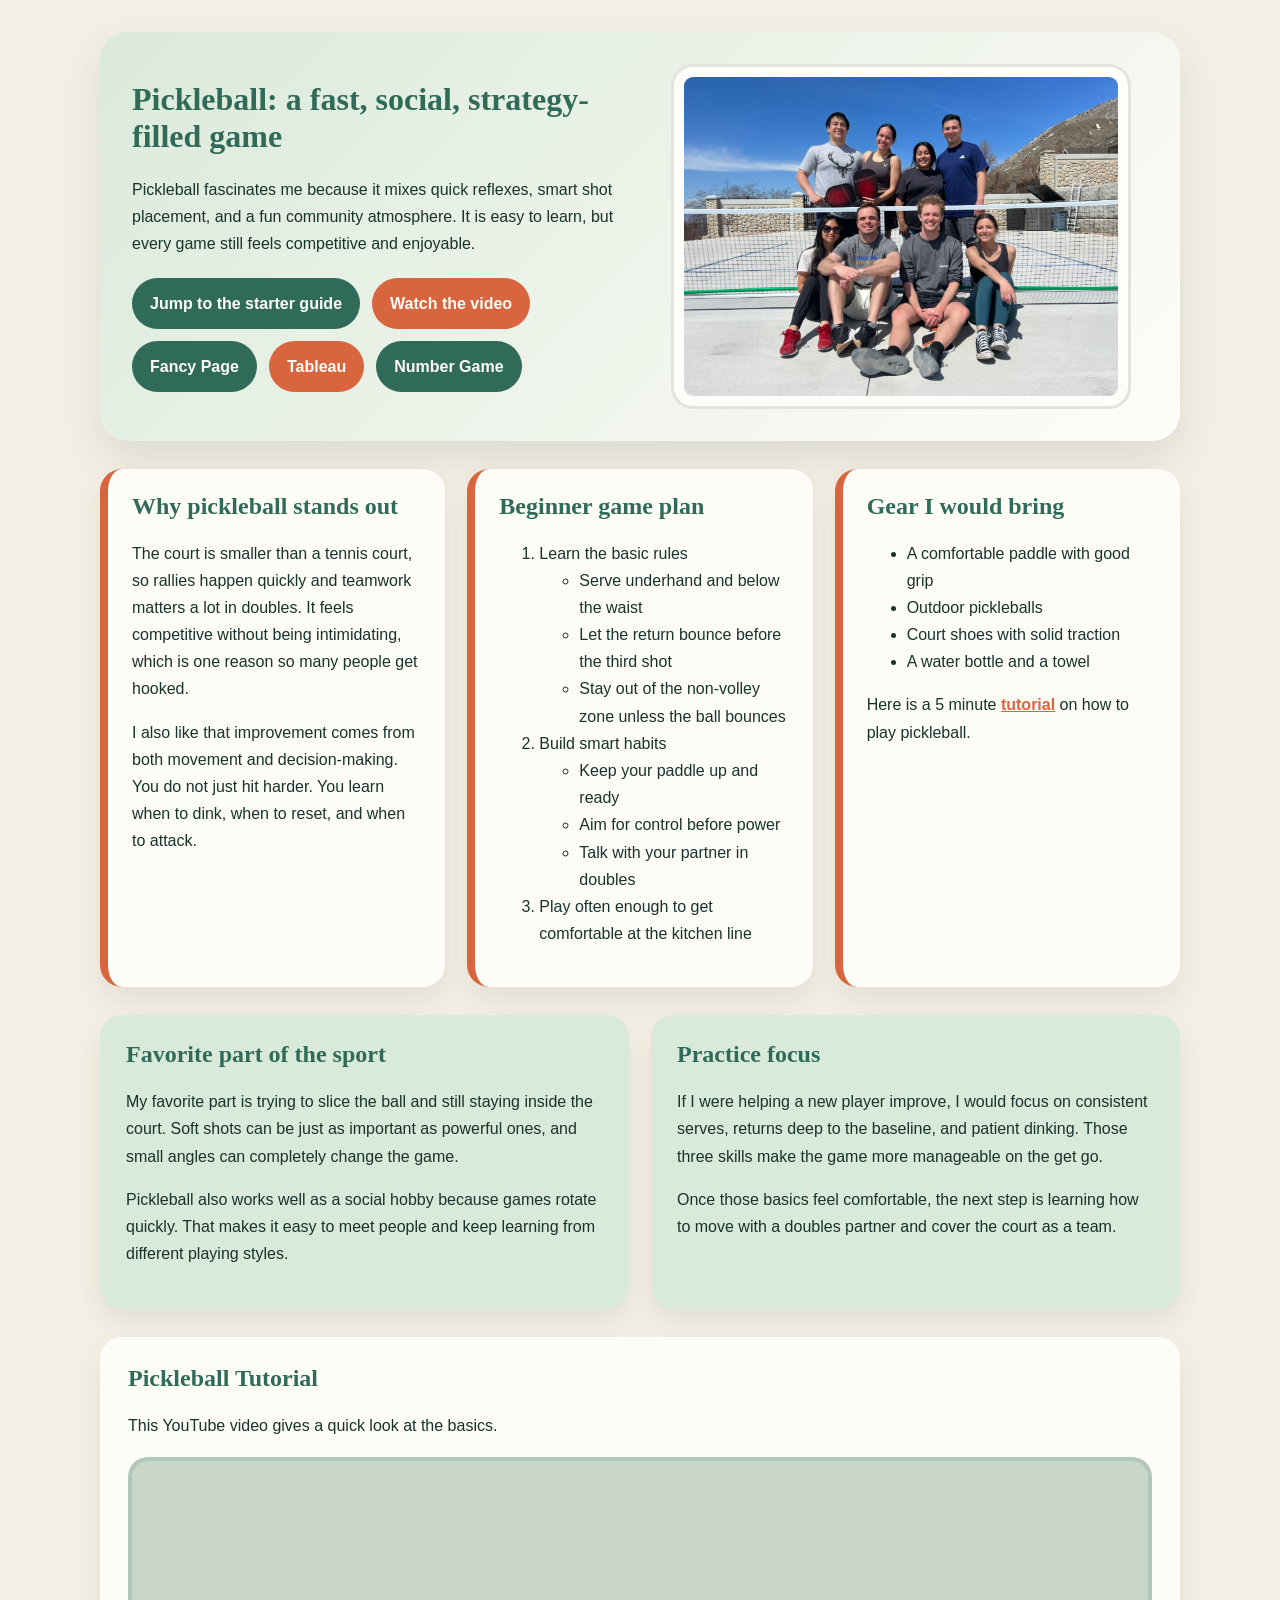
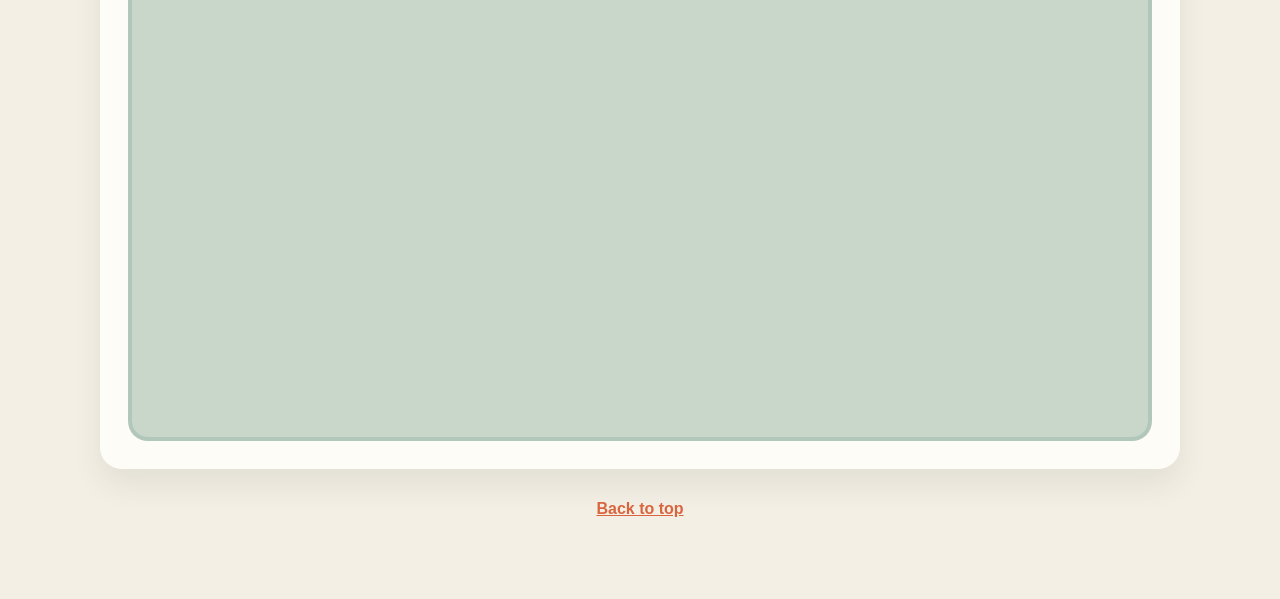
<file: scratch.html>
<!DOCTYPE html>
<html lang="en">
<head>
    <meta charset="UTF-8">
    <meta name="viewport" content="width=device-width, initial-scale=1.0">
    <title>The Pickleball Craze</title>
    <link rel="stylesheet" href="css/scratchstyles.css">
</head>
<body>
    <div class="page-shell" id="top">
        <div class="hero">
            <div class="hero-copy">
                
                <h1>Pickleball: a fast, social, strategy-filled game</h1>
                <p>
                    Pickleball fascinates me because it mixes quick reflexes, smart shot placement,
                    and a fun community atmosphere. It is easy to learn, but every game still feels
                    competitive and enjoyable.
                </p>
                <div class="hero-actions">
                    <a class="button" href="#starter-guide">Jump to the starter guide</a>
                    <a class="button button-secondary" href="#video-section">Watch the video</a>
                    <a class="button" href="index.html">Fancy Page</a>
                    <a class="button button-secondary" href="html/table.html">Tableau</a>
                    <a class="button" href="html/webapp.html">Number Game</a>
                </div>
            </div>

            <div class="hero-visual">
                <!-- Replace this custom SVG with your own pickleball photo later if you want. -->
                <!-- <img src="assets/img/pickleball-court.svg" alt="Illustrated pickleball court with paddles and a ball"> -->

                <!-- Future personal image example: -->
                <img src="assets/img/Pickle_group.png" alt="Friend Group playing pickleball">
               
            </div>
        </div>

        <div class="content-grid">
            <div class="card">
                <h2>Why pickleball stands out</h2>
                <p>
                    The court is smaller than a tennis court, so rallies happen quickly and teamwork
                    matters a lot in doubles. It feels competitive without being intimidating, which
                    is one reason so many people get hooked.
                </p>
                <p>
                    I also like that improvement comes from both movement and decision-making. You do
                    not just hit harder. You learn when to dink, when to reset, and when to attack.
                </p>
            </div>

            <div class="card" id="starter-guide">
                <h2>Beginner game plan</h2>
                <ol>
                    <li>
                        Learn the basic rules
                        <ul>
                            <li>Serve underhand and below the waist</li>
                            <li>Let the return bounce before the third shot</li>
                            <li>Stay out of the non-volley zone unless the ball bounces</li>
                        </ul>
                    </li>
                    <li>
                        Build smart habits
                        <ul>
                            <li>Keep your paddle up and ready</li>
                            <li>Aim for control before power</li>
                            <li>Talk with your partner in doubles</li>
                        </ul>
                    </li>
                    <li>Play often enough to get comfortable at the kitchen line</li>
                </ol>
            </div>

            <div class="card">
                <h2>Gear I would bring</h2>
                <ul>
                    <li>A comfortable paddle with good grip</li>
                    <li>Outdoor pickleballs</li>
                    <li>Court shoes with solid traction</li>
                    <li>A water bottle and a towel</li>
                </ul>
                <p>
                   Here is a 5 minute 
                    <a class="text-link" href="#video-section">tutorial</a>
                   on how to play pickleball.
                </p>
            </div>
        </div>

        <div class="feature-strip">
            <div class="feature-block">
                <h2>Favorite part of the sport</h2>
                <p>
                    My favorite part is trying to slice the ball and still staying inside the court. Soft shots can
                    be just as important as powerful ones, and small angles can completely change the game.
                </p>
                <p>
                    Pickleball also works well as a social hobby because games rotate quickly. That
                    makes it easy to meet people and keep learning from different playing styles.
                </p>
            </div>

            <div class="feature-block">
                <h2>Practice focus</h2>
                <p>
                    If I were helping a new player improve, I would focus on consistent serves,
                    returns deep to the baseline, and patient dinking. Those three skills make the
                    game more manageable on the get go.
                </p>
                <p>
                    Once those basics feel comfortable, the next step is learning how to move with a
                    doubles partner and cover the court as a team.
                </p>
            </div>
        </div>

        <div class="video-panel" id="video-section">
            <h2>Pickleball Tutorial</h2>
            <p>
                This YouTube video gives a quick look at the basics.
            </p>

            <div class="video-frame">
                <iframe
                 width="560" height="315" src="https://www.youtube.com/embed/pDDwZgepQeE?si=29uCUu-F_zcjTGa_" title="YouTube video player" frameborder="0" allow="accelerometer; autoplay; clipboard-write; 
                 encrypted-media; gyroscope;
                  picture-in-picture; web-share" referrerpolicy="strict-origin-when-cross-origin" allowfullscreen>
                </iframe>
            </div>
        </div>

        <div class="footer-note">
            <p><a class="text-link" href="#top">Back to top</a></p>
        </div>
    </div>
</body>
</html
</file>
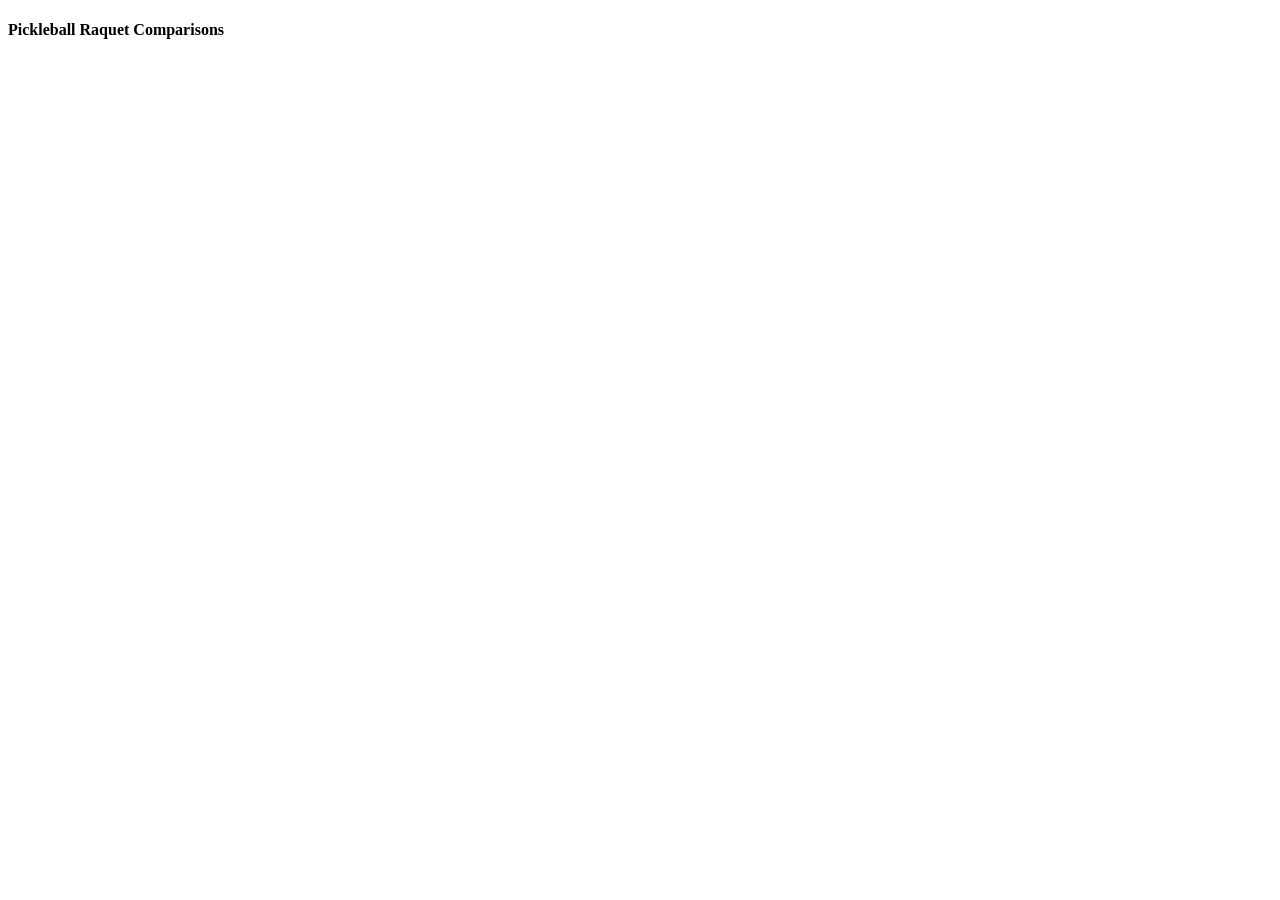
<file: html/table.html>
<!DOCTYPE html>
<html lang="en">
<head>
    <meta charset="UTF-8">
    <meta name="viewport" content="width=device-width, initial-scale=1.0">
    <title>Pickleball Tableau Chart</title>
</head>
<body>
    <H4>Pickleball Raquet Comparisons</H4>
    <div class='tableauPlaceholder' id='viz1776298044365' style='position: relative'><noscript><a href='#'><img alt=' ' src='https:&#47;&#47;public.tableau.com&#47;static&#47;images&#47;Da&#47;DashboardProject_17163328050430&#47;Dashboard1&#47;1_rss.png' style='border: none' /></a></noscript><object class='tableauViz'  style='display:none;'><param name='host_url' value='https%3A%2F%2Fpublic.tableau.com%2F' /> <param name='embed_code_version' value='3' /> <param name='site_root' value='' /><param name='name' value='DashboardProject_17163328050430&#47;Dashboard1' /><param name='tabs' value='yes' /><param name='toolbar' value='yes' /><param name='static_image' value='https:&#47;&#47;public.tableau.com&#47;static&#47;images&#47;Da&#47;DashboardProject_17163328050430&#47;Dashboard1&#47;1.png' /> <param name='animate_transition' value='yes' /><param name='display_static_image' value='yes' /><param name='display_spinner' value='yes' /><param name='display_overlay' value='yes' /><param name='display_count' value='yes' /><param name='language' value='en-US' /></object></div>                <script type='text/javascript'>                    var divElement = document.getElementById('viz1776298044365');                    var vizElement = divElement.getElementsByTagName('object')[0];                    if ( divElement.offsetWidth > 800 ) { vizElement.style.minWidth='1000px';vizElement.style.maxWidth='100%';vizElement.style.minHeight='850px';vizElement.style.maxHeight=(divElement.offsetWidth*0.75)+'px';} else if ( divElement.offsetWidth > 500 ) { vizElement.style.minWidth='1000px';vizElement.style.maxWidth='100%';vizElement.style.minHeight='850px';vizElement.style.maxHeight=(divElement.offsetWidth*0.75)+'px';} else { vizElement.style.width='100%';vizElement.style.minHeight='1050px';vizElement.style.maxHeight=(divElement.offsetWidth*1.77)+'px';}                     var scriptElement = document.createElement('script');                    scriptElement.src = 'https://public.tableau.com/javascripts/api/viz_v1.js';                    vizElement.parentNode.insertBefore(scriptElement, vizElement);                </script>
</body>
</html>
</file>
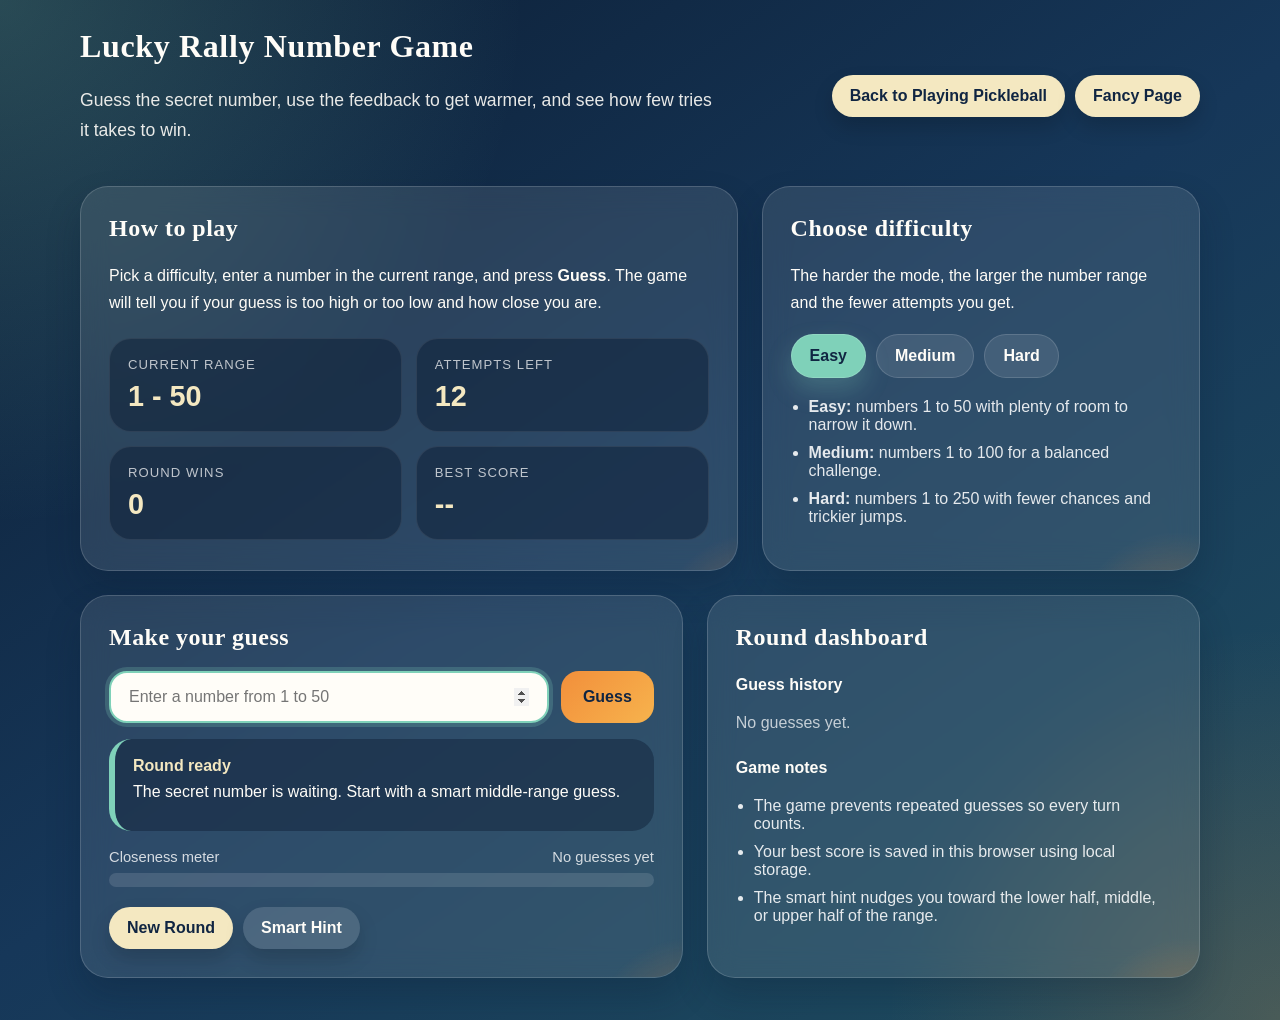
<file: html/webapp.html>
<!DOCTYPE html>
<html lang="en">
<head>
    <meta charset="UTF-8">
    <meta name="viewport" content="width=device-width, initial-scale=1.0">
    <title>Lucky Rally Number Game</title>
    <style>
        :root {
            --night: #102542;
            --ocean: #1f4e5f;
            --seafoam: #7fd1b9;
            --sand: #f4e8c1;
            --sunset: #f28f3b;
            --berry: #cf4d6f;
            --white: #fffdf8;
            --shadow: rgba(10, 26, 46, 0.24);
        }

        * {
            box-sizing: border-box;
        }

        body {
            margin: 0;
            min-height: 100vh;
            font-family: "Trebuchet MS", "Avenir Next", sans-serif;
            color: var(--white);
            background:
                radial-gradient(circle at top left, rgba(127, 209, 185, 0.25), transparent 32%),
                radial-gradient(circle at bottom right, rgba(242, 143, 59, 0.2), transparent 24%),
                linear-gradient(145deg, #0c1d33, #163759 50%, #1f4e5f);
        }

        h1,
        h2,
        h3 {
            margin-top: 0;
            font-family: Georgia, "Times New Roman", serif;
            letter-spacing: 0.02em;
        }

        p {
            line-height: 1.7;
        }

        .page {
            width: min(1120px, calc(100% - 32px));
            margin: 0 auto;
            padding: 28px 0 42px;
        }

        .topbar {
            display: flex;
            flex-wrap: wrap;
            justify-content: space-between;
            align-items: center;
            gap: 14px;
            margin-bottom: 22px;
        }

        .brand {
            max-width: 640px;
        }

        .eyebrow {
            margin-bottom: 10px;
            font-size: 0.82rem;
            letter-spacing: 0.16em;
            text-transform: uppercase;
            color: var(--sand);
        }

        .nav-links {
            display: flex;
            flex-wrap: wrap;
            gap: 10px;
        }

        .nav-links a,
        .difficulty button,
        .action-row button {
            border: 0;
            border-radius: 999px;
            padding: 12px 18px;
            font: inherit;
            font-weight: 700;
            text-decoration: none;
            cursor: pointer;
            transition: transform 160ms ease, box-shadow 160ms ease, background-color 160ms ease;
        }

        .nav-links a,
        .action-row button {
            background-color: var(--sand);
            color: var(--night);
            box-shadow: 0 10px 20px rgba(0, 0, 0, 0.16);
        }

        .nav-links a:hover,
        .difficulty button:hover,
        .action-row button:hover {
            transform: translateY(-2px);
        }

        .hero {
            display: grid;
            grid-template-columns: 1.2fr 0.8fr;
            gap: 24px;
            margin-bottom: 24px;
        }

        .panel {
            position: relative;
            overflow: hidden;
            padding: 28px;
            border: 1px solid rgba(255, 255, 255, 0.16);
            border-radius: 28px;
            background: rgba(255, 255, 255, 0.1);
            backdrop-filter: blur(14px);
            box-shadow: 0 18px 34px var(--shadow);
        }

        .panel::before {
            content: "";
            position: absolute;
            inset: auto -20% -45% auto;
            width: 220px;
            height: 220px;
            border-radius: 50%;
            background: radial-gradient(circle, rgba(242, 143, 59, 0.35), transparent 65%);
            pointer-events: none;
        }

        .lead {
            font-size: 1.1rem;
            color: rgba(255, 253, 248, 0.9);
        }

        .stats-grid {
            display: grid;
            grid-template-columns: repeat(2, minmax(0, 1fr));
            gap: 14px;
            margin-top: 22px;
        }

        .stat-card {
            padding: 18px;
            border-radius: 22px;
            background: rgba(12, 29, 51, 0.48);
            border: 1px solid rgba(255, 255, 255, 0.08);
        }

        .stat-card span {
            display: block;
            font-size: 0.82rem;
            text-transform: uppercase;
            letter-spacing: 0.08em;
            color: rgba(255, 255, 255, 0.72);
        }

        .stat-card strong {
            display: block;
            margin-top: 8px;
            font-size: 1.8rem;
            color: var(--sand);
        }

        .game-layout {
            display: grid;
            grid-template-columns: 1.1fr 0.9fr;
            gap: 24px;
        }

        .difficulty {
            display: flex;
            flex-wrap: wrap;
            gap: 10px;
            margin: 18px 0 20px;
        }

        .difficulty button {
            background: rgba(255, 255, 255, 0.1);
            color: var(--white);
            border: 1px solid rgba(255, 255, 255, 0.14);
        }

        .difficulty button.active {
            background: var(--seafoam);
            color: var(--night);
            box-shadow: 0 12px 24px rgba(127, 209, 185, 0.25);
        }

        .guess-form {
            display: grid;
            grid-template-columns: minmax(0, 1fr) auto;
            gap: 12px;
            margin-bottom: 16px;
        }

        .guess-form input {
            width: 100%;
            padding: 15px 18px;
            border: 2px solid transparent;
            border-radius: 18px;
            font: inherit;
            font-size: 1rem;
            color: var(--night);
            background-color: var(--white);
        }

        .guess-form input:focus {
            outline: none;
            border-color: var(--seafoam);
            box-shadow: 0 0 0 4px rgba(127, 209, 185, 0.22);
        }

        .guess-form button {
            padding-inline: 22px;
            border: 0;
            border-radius: 18px;
            background: linear-gradient(135deg, var(--sunset), #f7b34d);
            color: var(--night);
            font: inherit;
            font-weight: 800;
            cursor: pointer;
        }

        .status-box {
            min-height: 92px;
            margin-bottom: 16px;
            padding: 18px;
            border-radius: 22px;
            background: rgba(12, 29, 51, 0.44);
            border-left: 6px solid var(--seafoam);
        }

        .status-box strong {
            display: block;
            margin-bottom: 8px;
            color: var(--sand);
        }

        .meter {
            margin: 18px 0 20px;
        }

        .meter-label {
            display: flex;
            justify-content: space-between;
            margin-bottom: 8px;
            font-size: 0.92rem;
            color: rgba(255, 255, 255, 0.8);
        }

        .meter-track {
            height: 14px;
            overflow: hidden;
            border-radius: 999px;
            background: rgba(255, 255, 255, 0.12);
        }

        .meter-fill {
            width: 0;
            height: 100%;
            border-radius: inherit;
            background: linear-gradient(90deg, var(--berry), var(--sunset), var(--seafoam));
            transition: width 220ms ease;
        }

        .action-row {
            display: flex;
            flex-wrap: wrap;
            gap: 10px;
        }

        .secondary-action {
            background-color: rgba(255, 255, 255, 0.14) !important;
            color: var(--white) !important;
        }

        .history-list {
            display: flex;
            flex-wrap: wrap;
            gap: 10px;
            margin-top: 14px;
        }

        .history-chip {
            padding: 10px 14px;
            border-radius: 999px;
            background: rgba(255, 255, 255, 0.12);
            border: 1px solid rgba(255, 255, 255, 0.08);
            font-weight: 700;
        }

        .history-empty {
            color: rgba(255, 255, 255, 0.72);
        }

        .tip-list {
            padding-left: 18px;
            color: rgba(255, 255, 255, 0.88);
        }

        .tip-list li + li {
            margin-top: 10px;
        }

        .celebration {
            position: absolute;
            inset: 0;
            pointer-events: none;
            overflow: hidden;
        }

        .spark {
            position: absolute;
            top: -10%;
            width: 10px;
            height: 24px;
            border-radius: 999px;
            opacity: 0;
        }

        .spark.show {
            animation: fall 1.4s ease-in forwards;
        }

        @keyframes fall {
            0% {
                transform: translateY(-20px) rotate(0deg);
                opacity: 0;
            }
            15% {
                opacity: 1;
            }
            100% {
                transform: translateY(120vh) rotate(360deg);
                opacity: 0;
            }
        }

        @media (max-width: 900px) {
            .hero,
            .game-layout {
                grid-template-columns: 1fr;
            }
        }

        @media (max-width: 640px) {
            .page {
                width: min(100% - 20px, 1120px);
                padding-top: 18px;
            }

            .panel {
                padding: 22px;
            }

            .guess-form {
                grid-template-columns: 1fr;
            }

            .stats-grid {
                grid-template-columns: 1fr 1fr;
            }
        }
    </style>
</head>
<body>
    <div class="page">
        <div class="topbar">
            <div class="brand">
                <!-- Interactive Web App -->
                <h1>Lucky Rally Number Game</h1>
                <p class="lead">
                    Guess the secret number, use the feedback to get warmer, and see how few tries
                    it takes to win.
                </p>
            </div>
            <div class="nav-links">
                <a href="../scratch.html">Back to Playing Pickleball</a>
                <a href="../index.html">Fancy Page</a>
            </div>
        </div>

        <div class="hero">
            <section class="panel">
                <h2>How to play</h2>
                <p>
                    Pick a difficulty, enter a number in the current range, and press <strong>Guess</strong>.
                    The game will tell you if your guess is too high or too low and how close you are.
                </p>
                <div class="stats-grid">
                    <div class="stat-card">
                        <span>Current Range</span>
                        <strong id="rangeDisplay">1 - 100</strong>
                    </div>
                    <div class="stat-card">
                        <span>Attempts Left</span>
                        <strong id="attemptsLeft">10</strong>
                    </div>
                    <div class="stat-card">
                        <span>Round Wins</span>
                        <strong id="winsCount">0</strong>
                    </div>
                    <div class="stat-card">
                        <span>Best Score</span>
                        <strong id="bestScore">--</strong>
                    </div>
                </div>
            </section>

            <section class="panel">
                <h2>Choose difficulty</h2>
                <p>The harder the mode, the larger the number range and the fewer attempts you get.</p>
                <div class="difficulty" id="difficultyButtons">
                    <button type="button" class="active" data-level="easy">Easy</button>
                    <button type="button" data-level="medium">Medium</button>
                    <button type="button" data-level="hard">Hard</button>
                </div>
                <ul class="tip-list">
                    <li><strong>Easy:</strong> numbers 1 to 50 with plenty of room to narrow it down.</li>
                    <li><strong>Medium:</strong> numbers 1 to 100 for a balanced challenge.</li>
                    <li><strong>Hard:</strong> numbers 1 to 250 with fewer chances and trickier jumps.</li>
                </ul>
            </section>
        </div>

        <div class="game-layout">
            <section class="panel">
                <div class="celebration" id="celebration"></div>
                <h2>Make your guess</h2>
                <form class="guess-form" id="guessForm">
                    <input
                        id="guessInput"
                        type="number"
                        min="1"
                        max="100"
                        placeholder="Enter your guess"
                        autocomplete="off"
                        required>
                    <button type="submit">Guess</button>
                </form>

                <div class="status-box" id="statusBox">
                    <strong>Round ready</strong>
                    <span id="statusText">The secret number is waiting. Start with a smart middle-range guess.</span>
                </div>

                <div class="meter">
                    <div class="meter-label">
                        <span>Closeness meter</span>
                        <span id="meterText">No guesses yet</span>
                    </div>
                    <div class="meter-track">
                        <div class="meter-fill" id="meterFill"></div>
                    </div>
                </div>

                <div class="action-row">
                    <button type="button" id="newRoundButton">New Round</button>
                    <button type="button" id="hintButton" class="secondary-action">Smart Hint</button>
                </div>
            </section>

            <aside class="panel">
                <h2>Round dashboard</h2>
                <p><strong>Guess history</strong></p>
                <div class="history-list" id="historyList">
                    <span class="history-empty">No guesses yet.</span>
                </div>
                <p style="margin-top: 22px;"><strong>Game notes</strong></p>
                <ul class="tip-list">
                    <li>The game prevents repeated guesses so every turn counts.</li>
                    <li>Your best score is saved in this browser using local storage.</li>
                    <li>The smart hint nudges you toward the lower half, middle, or upper half of the range.</li>
                </ul>
            </aside>
        </div>
    </div>

    <script>
        const settings = {
            easy: { min: 1, max: 50, attempts: 12 },
            medium: { min: 1, max: 100, attempts: 10 },
            hard: { min: 1, max: 250, attempts: 8 }
        };

        const guessForm = document.getElementById("guessForm");
        const guessInput = document.getElementById("guessInput");
        const statusBox = document.getElementById("statusBox");
        const statusText = document.getElementById("statusText");
        const attemptsLeft = document.getElementById("attemptsLeft");
        const rangeDisplay = document.getElementById("rangeDisplay");
        const winsCount = document.getElementById("winsCount");
        const bestScore = document.getElementById("bestScore");
        const historyList = document.getElementById("historyList");
        const meterFill = document.getElementById("meterFill");
        const meterText = document.getElementById("meterText");
        const newRoundButton = document.getElementById("newRoundButton");
        const hintButton = document.getElementById("hintButton");
        const celebration = document.getElementById("celebration");
        const difficultyButtons = document.getElementById("difficultyButtons");

        let level = "easy";
        let secretNumber = 0;
        let guesses = [];
        let attemptsRemaining = 0;
        let wins = 0;
        let roundOver = false;

        const storedBest = localStorage.getItem("numberGameBestScore");
        bestScore.textContent = storedBest || "--";

        function randomBetween(min, max) {
            return Math.floor(Math.random() * (max - min + 1)) + min;
        }

        function setStatus(title, message, accent) {
            statusBox.style.borderLeftColor = accent;
            statusBox.querySelector("strong").textContent = title;
            statusText.textContent = message;
        }

        function renderHistory() {
            historyList.innerHTML = "";

            if (guesses.length === 0) {
                const emptyState = document.createElement("span");
                emptyState.className = "history-empty";
                emptyState.textContent = "No guesses yet.";
                historyList.appendChild(emptyState);
                return;
            }

            guesses.forEach((guess) => {
                const chip = document.createElement("span");
                chip.className = "history-chip";
                chip.textContent = guess;
                historyList.appendChild(chip);
            });
        }

        function updateMeter(lastGuess) {
            if (lastGuess === null) {
                meterFill.style.width = "0%";
                meterText.textContent = "No guesses yet";
                return;
            }

            const config = settings[level];
            const maxDistance = config.max - config.min;
            const distance = Math.abs(secretNumber - lastGuess);
            const closeness = Math.max(0, Math.round((1 - distance / maxDistance) * 100));

            meterFill.style.width = `${closeness}%`;

            if (distance === 0) {
                meterText.textContent = "Perfect hit";
            } else if (distance <= Math.ceil(maxDistance * 0.05)) {
                meterText.textContent = "Very hot";
            } else if (distance <= Math.ceil(maxDistance * 0.12)) {
                meterText.textContent = "Getting close";
            } else if (distance <= Math.ceil(maxDistance * 0.25)) {
                meterText.textContent = "Warm";
            } else {
                meterText.textContent = "Cold";
            }
        }

        function refreshStats() {
            const config = settings[level];
            rangeDisplay.textContent = `${config.min} - ${config.max}`;
            attemptsLeft.textContent = attemptsRemaining;
            winsCount.textContent = wins;
            guessInput.min = config.min;
            guessInput.max = config.max;
            guessInput.placeholder = `Enter a number from ${config.min} to ${config.max}`;
        }

        function launchCelebration() {
            celebration.innerHTML = "";
            const colors = ["#7fd1b9", "#f4e8c1", "#f28f3b", "#cf4d6f", "#ffffff"];

            for (let index = 0; index < 28; index += 1) {
                const spark = document.createElement("span");
                spark.className = "spark show";
                spark.style.left = `${Math.random() * 100}%`;
                spark.style.backgroundColor = colors[index % colors.length];
                spark.style.animationDelay = `${Math.random() * 0.35}s`;
                spark.style.transform = `rotate(${Math.random() * 180}deg)`;
                celebration.appendChild(spark);
            }

            window.setTimeout(() => {
                celebration.innerHTML = "";
            }, 1800);
        }

        function startRound() {
            const config = settings[level];
            secretNumber = randomBetween(config.min, config.max);
            guesses = [];
            attemptsRemaining = config.attempts;
            roundOver = false;
            guessInput.disabled = false;
            hintButton.disabled = false;
            guessInput.value = "";
            setStatus("Round ready", "The secret number is waiting. Start with a smart middle-range guess.", "#7fd1b9");
            updateMeter(null);
            renderHistory();
            refreshStats();
            guessInput.focus();
        }

        function finishRound(win) {
            roundOver = true;
            guessInput.disabled = true;
            hintButton.disabled = true;

            if (win) {
                wins += 1;
                winsCount.textContent = wins;
                const score = guesses.length;
                const currentBest = localStorage.getItem("numberGameBestScore");
                if (!currentBest || score < Number(currentBest)) {
                    localStorage.setItem("numberGameBestScore", String(score));
                    bestScore.textContent = String(score);
                }
                launchCelebration();
            }
        }

        function provideHint() {
            if (roundOver) {
                setStatus("Round complete", "Start a new round before asking for another hint.", "#f4e8c1");
                return;
            }

            const config = settings[level];
            const lowerThird = config.min + Math.floor((config.max - config.min) / 3);
            const upperThird = config.min + Math.floor((config.max - config.min) * 2 / 3);
            let hint = "";

            if (secretNumber <= lowerThird) {
                hint = "Hint: the number is in the lower part of the range.";
            } else if (secretNumber >= upperThird) {
                hint = "Hint: the number is in the upper part of the range.";
            } else {
                hint = "Hint: the number is somewhere near the middle of the range.";
            }

            setStatus("Smart hint", hint, "#f4e8c1");
        }

        guessForm.addEventListener("submit", (event) => {
            event.preventDefault();

            if (roundOver) {
                setStatus("Round complete", "Click New Round to play again.", "#f4e8c1");
                return;
            }

            const config = settings[level];
            const guess = Number.parseInt(guessInput.value, 10);

            if (Number.isNaN(guess)) {
                setStatus("Missing guess", "Enter a number before pressing Guess.", "#cf4d6f");
                return;
            }

            if (guess < config.min || guess > config.max) {
                setStatus("Out of range", `Choose a number from ${config.min} to ${config.max}.`, "#cf4d6f");
                return;
            }

            if (guesses.includes(guess)) {
                setStatus("Repeated guess", "You already tried that number. Pick a new one.", "#cf4d6f");
                return;
            }

            guesses.push(guess);
            attemptsRemaining -= 1;
            renderHistory();
            updateMeter(guess);
            refreshStats();

            if (guess === secretNumber) {
                setStatus("You nailed it!", `The secret number was ${secretNumber}. You won in ${guesses.length} guesses.`, "#7fd1b9");
                finishRound(true);
                return;
            }

            if (attemptsRemaining === 0) {
                setStatus("Out of attempts", `The secret number was ${secretNumber}. Start a new round and try a different strategy.`, "#cf4d6f");
                finishRound(false);
                return;
            }

            const direction = guess < secretNumber ? "too low" : "too high";
            const distance = Math.abs(secretNumber - guess);
            let warmth = "Ice cold";

            if (distance <= Math.ceil((config.max - config.min) * 0.05)) {
                warmth = "Very hot";
            } else if (distance <= Math.ceil((config.max - config.min) * 0.12)) {
                warmth = "Warm";
            } else if (distance <= Math.ceil((config.max - config.min) * 0.25)) {
                warmth = "Getting there";
            }

            setStatus("Keep going", `${guess} is ${direction}. ${warmth}. You have ${attemptsRemaining} guesses left.`, "#f28f3b");
            guessInput.value = "";
            guessInput.focus();
        });

        difficultyButtons.addEventListener("click", (event) => {
            const clickedButton = event.target.closest("button[data-level]");
            if (!clickedButton) {
                return;
            }

            level = clickedButton.dataset.level;

            Array.from(difficultyButtons.querySelectorAll("button")).forEach((button) => {
                button.classList.toggle("active", button === clickedButton);
            });

            startRound();
        });

        newRoundButton.addEventListener("click", startRound);
        hintButton.addEventListener("click", provideHint);

        startRound();
    </script>
</body>
</html>
</file>
<file: css/scratchstyles.css>
:root {
    --cream: #f4efe4;
    --sage: #d9e9da;
    --forest: #2f6b58;
    --ink: #17332b;
    --accent: #d9653f;
    --gold: #f2c96b;
    --white: #fffdf9;
}

* {
    box-sizing: border-box;
}

body {
    margin: 0;
    font-family: "Trebuchet MS", "Gill Sans", sans-serif;
    color: var(--ink);
    background-color: var(--cream);
    /* Optional background image for later:
    background-image: url("../assets/img/your-background-image.jpg");
    background-size: cover;
    background-position: center;
    background-attachment: fixed;
    */
}

h1,
h2 {
    margin-top: 0;
    font-family: Georgia, "Times New Roman", serif;
    color: var(--forest);
}

p,
li,
a {
    font-size: 1rem;
    line-height: 1.7;
}

.page-shell {
    max-width: 1120px;
    margin: 0 auto;
    padding: 32px 20px 60px;
}

.hero {
    display: grid;
    grid-template-columns: repeat(auto-fit, minmax(280px, 1fr));
    gap: 28px;
    align-items: center;
    padding: 32px;
    border-radius: 28px;
    background: linear-gradient(135deg, rgba(217, 233, 218, 0.95), rgba(255, 253, 249, 0.98));
    box-shadow: 0 18px 40px rgba(23, 51, 43, 0.1);
}

.hero-copy,
.hero-visual,
.card,
.feature-block,
.video-panel {
    border-radius: 22px;
}

.eyebrow {
    margin-bottom: 12px;
    font-size: 0.8rem;
    font-weight: 700;
    letter-spacing: 0.12em;
    text-transform: uppercase;
    color: var(--accent);
}

.hero-actions {
    display: flex;
    flex-wrap: wrap;
    gap: 12px;
    margin-top: 20px;
}

.button {
    display: inline-block;
    padding: 12px 18px;
    border-radius: 999px;
    background-color: var(--forest);
    color: var(--white);
    text-decoration: none;
    font-weight: 700;
}

.button-secondary {
    background-color: var(--accent);
}

.hero-visual img {
    display: block;
    width: 100%;
    max-width: 460px;
    margin: 0 auto;
    padding: 10px;
    border: 3px solid rgba(23, 51, 43, 0.12);
    border-radius: 22px;
    background-color: var(--white);
}

.content-grid {
    display: grid;
    grid-template-columns: repeat(auto-fit, minmax(240px, 1fr));
    gap: 22px;
    margin-top: 28px;
}

.card {
    padding: 24px;
    background-color: rgba(255, 253, 249, 0.92);
    border-left: 8px solid var(--accent);
    box-shadow: 0 14px 28px rgba(23, 51, 43, 0.08);
}

.feature-strip {
    display: grid;
    grid-template-columns: repeat(auto-fit, minmax(280px, 1fr));
    gap: 22px;
    margin-top: 28px;
}

.feature-block {
    padding: 26px;
    background-color: var(--sage);
    box-shadow: 0 12px 24px rgba(23, 51, 43, 0.08);
}

.video-panel {
    margin-top: 28px;
    padding: 28px;
    background-color: rgba(255, 253, 249, 0.94);
    box-shadow: 0 16px 30px rgba(23, 51, 43, 0.08);
}

.video-frame {
    position: relative;
    margin-top: 18px;
    padding-top: 56.25%;
    overflow: hidden;
    border-radius: 20px;
    border: 4px solid rgba(47, 107, 88, 0.15);
    background-color: #c8d7ca;
}

.video-frame iframe {
    position: absolute;
    inset: 0;
    width: 100%;
    height: 100%;
    border: 0;
}

.text-link {
    color: var(--accent);
    font-weight: 700;
}

.footer-note {
    text-align: center;
    margin-top: 26px;
}

#starter-guide,
#video-section,
#top {
    scroll-margin-top: 20px;
}

@media (max-width: 640px) {
    .page-shell {
        padding: 20px 14px 40px;
    }

    .hero,
    .card,
    .feature-block,
    .video-panel {
        padding: 20px;
    }
}
</file>
